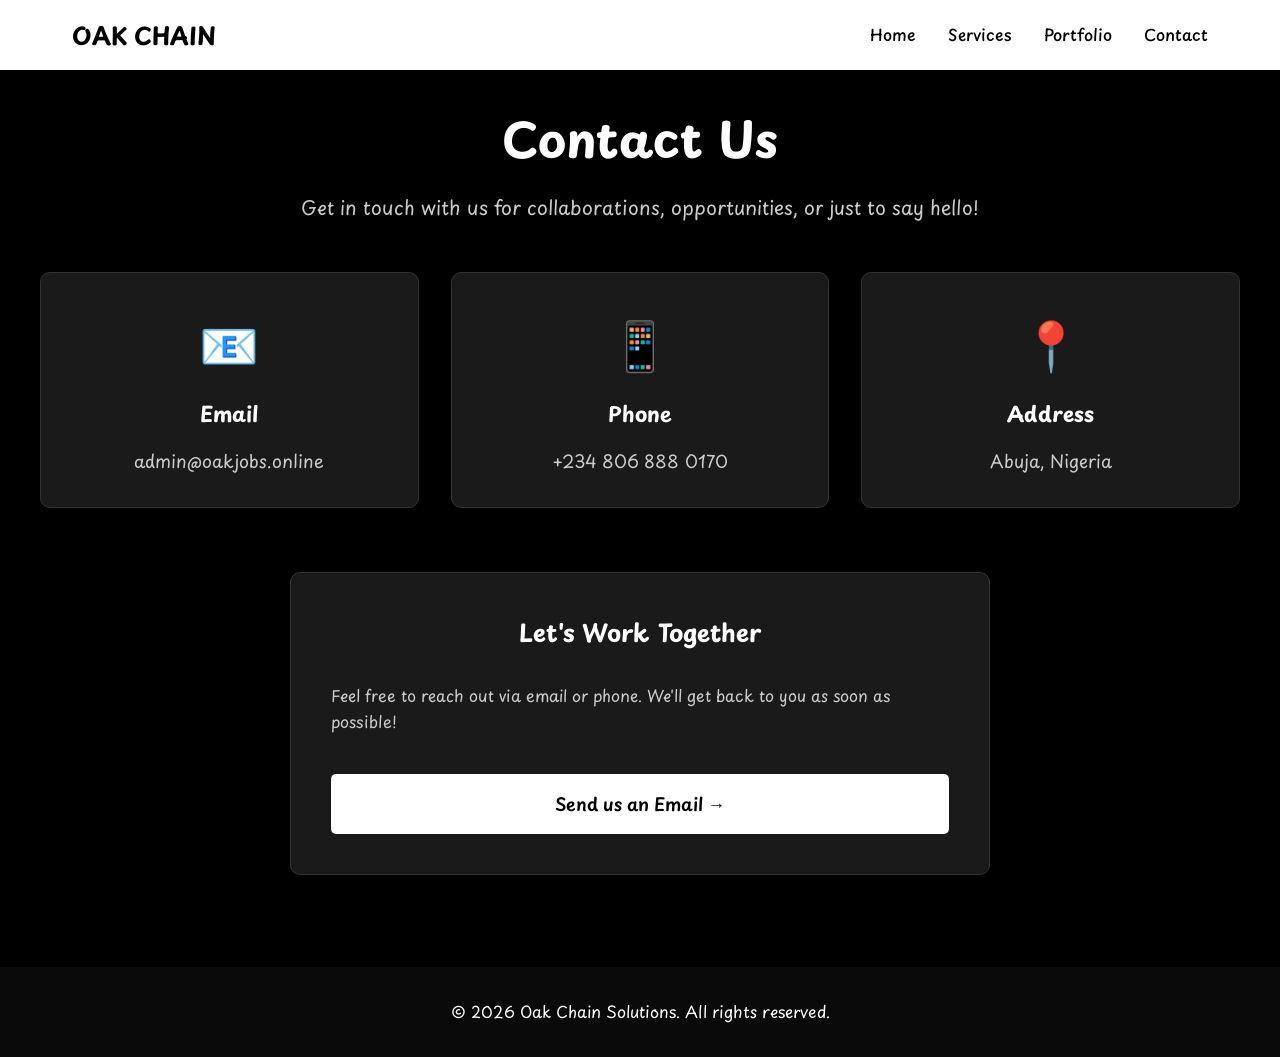
<file: contact.html>
<!DOCTYPE html>
<html lang="en">
<head>
    <meta charset="UTF-8">
    <meta name="viewport" content="width=device-width, initial-scale=1.0">
    <title>Contact - Oak Chain Solutions</title>
    <link rel="stylesheet" href="style.css">
    <link href="https://fonts.googleapis.com/css2?family=Playpen+Sans:wght@100..800&display=swap" rel="stylesheet">
</head>
<body>
    <!-- Navigation Bar -->
    <nav>
        <div class="nav-container">
            <a href="index.html" class="logo">OAK CHAIN</a>
            <button class="menu-toggle" id="menuToggle">
                <span></span>
                <span></span>
                <span></span>
            </button>
            <ul class="nav-links" id="navLinks">
                <li><a href="index.html">Home</a></li>
                <li><a href="services.html">Services</a></li>
                <li><a href="index.html#portfolio">Portfolio</a></li>
                <li><a href="contact.html">Contact</a></li>
            </ul>
        </div>
    </nav>

    <!-- Contact Page Content -->
    <section class="contact-page">
        <div class="contact-container">
            <h1>Contact Us</h1>
            <p class="contact-subtitle">Get in touch with us for collaborations, opportunities, or just to say hello!</p>
            
            <div class="contact-details">
                <div class="contact-card">
                    <div class="contact-icon">📧</div>
                    <h3>Email</h3>
                    <p><a href="mailto:admin@oakjobs.online">admin@oakjobs.online</a></p>
                </div>

                <div class="contact-card">
                    <div class="contact-icon">📱</div>
                    <h3>Phone</h3>
                    <p><a href="tel:+2348068880170">+234 806 888 0170</a></p>
                </div>

                <div class="contact-card">
                    <div class="contact-icon">📍</div>
                    <h3>Address</h3>
                    <p>Abuja, Nigeria</p>
                </div>
            </div>

            <!-- Call to action instead of form -->
            <div class="contact-form-container">
                <h2>Let's Work Together</h2>
                <p style="color: #ccc; margin-bottom: 2rem;">Feel free to reach out via email or phone. We'll get back to you as soon as possible!</p>
                <a href="mailto:admin@oakjobs.online" class="btn submit-btn">Send us an Email →</a>
            </div>
        </div>
    </section>

    <!-- Footer -->
    <footer>
        <div class="container">
            <p>&copy; 2026 Oak Chain Solutions. All rights reserved.</p>
        </div>
    </footer>

    <script src="script.js"></script>
</body>
</html>
</file>
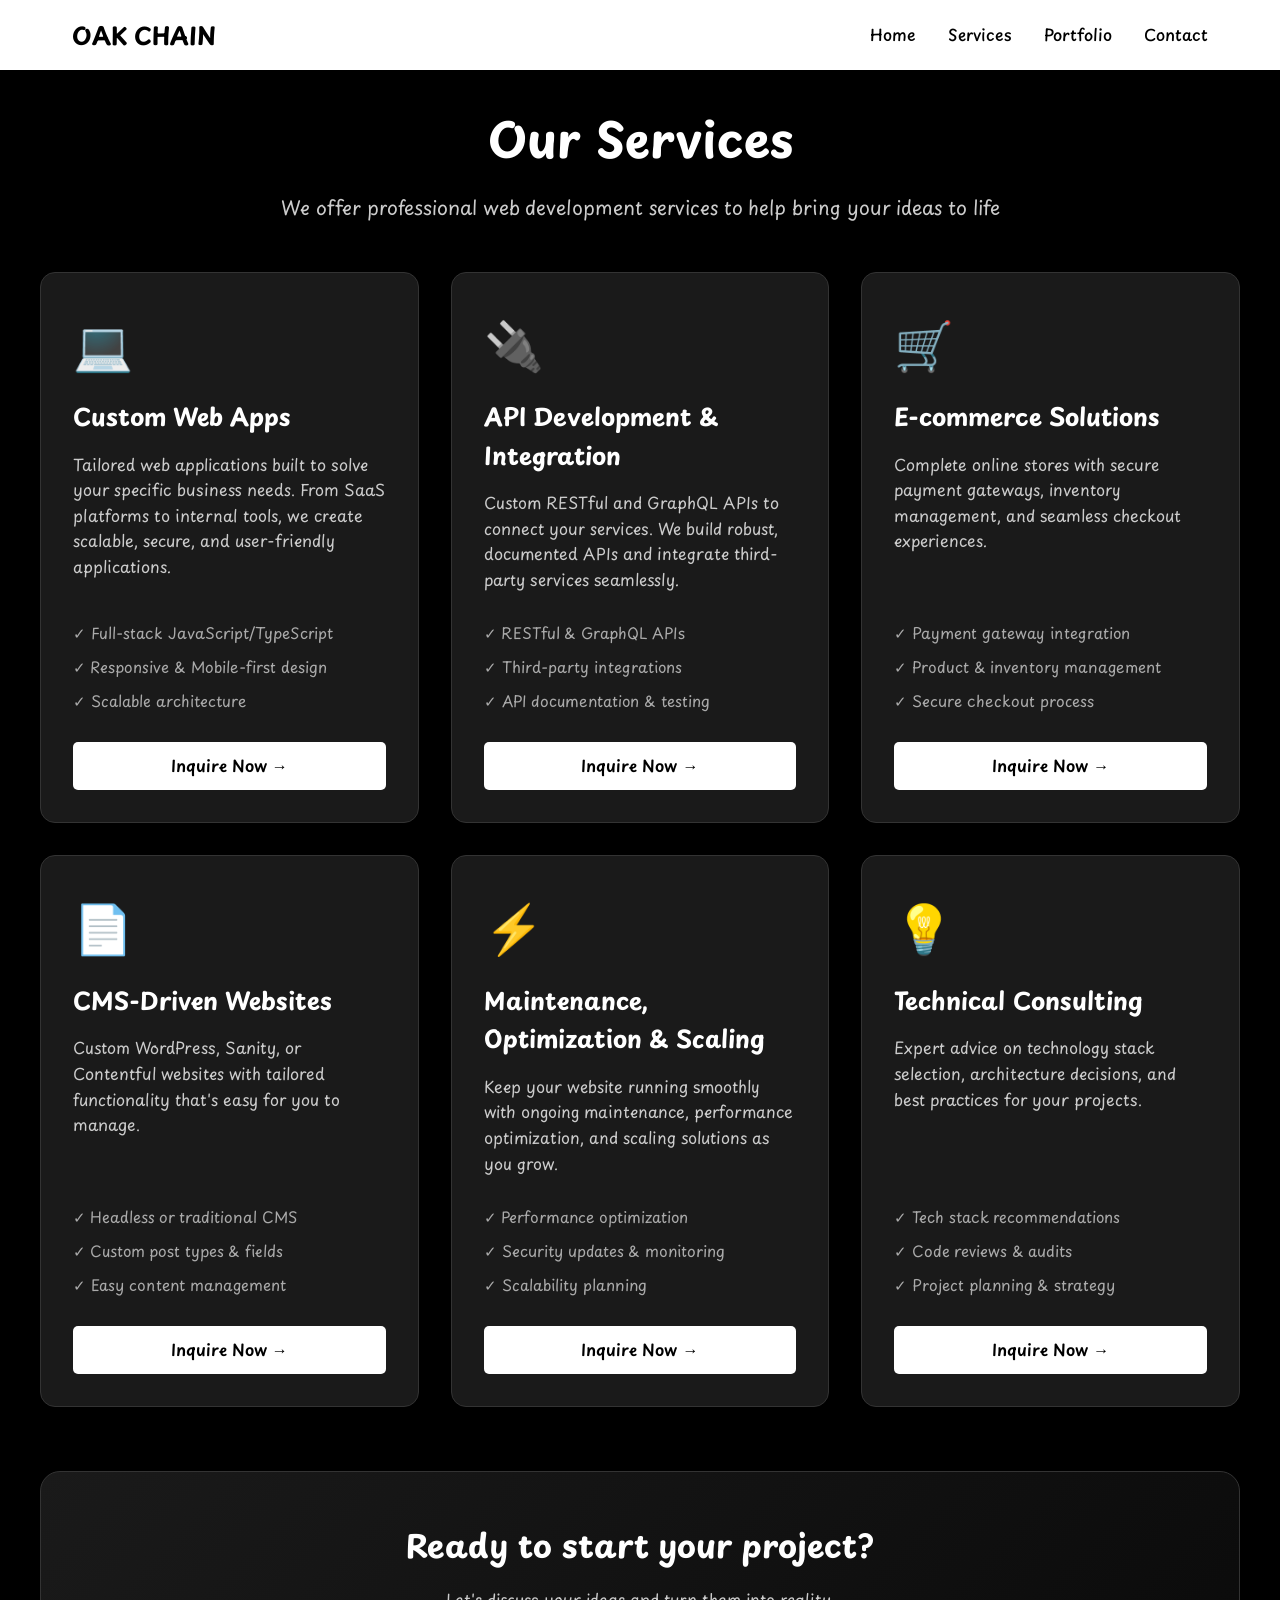
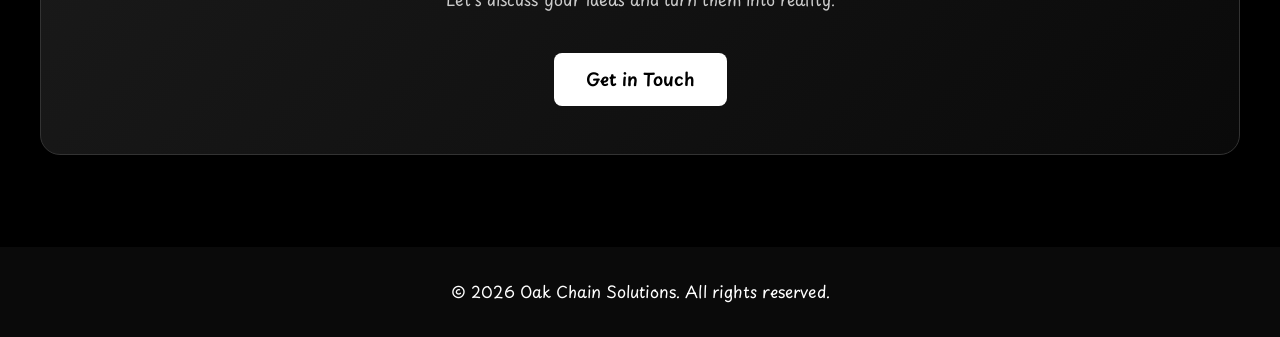
<file: services.html>
<!DOCTYPE html>
<html lang="en">
<head>
    <meta charset="UTF-8">
    <meta name="viewport" content="width=device-width, initial-scale=1.0">
    <title>Services - Oak Chain Solutions</title>
    <link rel="stylesheet" href="style.css">
    <link href="https://fonts.googleapis.com/css2?family=Playpen+Sans:wght@100..800&display=swap" rel="stylesheet">
</head>
<body>
    <!-- Navigation Bar -->
    <nav>
        <div class="nav-container">
            <a href="index.html" class="logo">OAK CHAIN</a>
            <button class="menu-toggle" id="menuToggle">
                <span></span>
                <span></span>
                <span></span>
            </button>
            <ul class="nav-links" id="navLinks">
                <li><a href="index.html">Home</a></li>
                <li><a href="services.html">Services</a></li>
                <li><a href="index.html#portfolio">Portfolio</a></li>
                <li><a href="contact.html">Contact</a></li>
            </ul>
        </div>
    </nav>

    <!-- Services Page Content -->
    <section class="services-page">
        <div class="services-container">
            <h1>Our Services</h1>
            <p class="services-subtitle">We offer professional web development services to help bring your ideas to life</p>
            
            <div class="services-grid">
                <!-- Service 1 -->
                <div class="service-card">
                    <div class="service-icon">💻</div>
                    <h3>Custom Web Apps</h3>
                    <p>Tailored web applications built to solve your specific business needs. From SaaS platforms to internal tools, we create scalable, secure, and user-friendly applications.</p>
                    <ul class="service-features">
                        <li>✓ Full-stack JavaScript/TypeScript</li>
                        <li>✓ Responsive & Mobile-first design</li>
                        <li>✓ Scalable architecture</li>
                    </ul>
                    <a href="contact.html" class="btn service-btn">Inquire Now →</a>
                </div>

                <!-- Service 2 -->
                <div class="service-card">
                    <div class="service-icon">🔌</div>
                    <h3>API Development & Integration</h3>
                    <p>Custom RESTful and GraphQL APIs to connect your services. We build robust, documented APIs and integrate third-party services seamlessly.</p>
                    <ul class="service-features">
                        <li>✓ RESTful & GraphQL APIs</li>
                        <li>✓ Third-party integrations</li>
                        <li>✓ API documentation & testing</li>
                    </ul>
                    <a href="contact.html" class="btn service-btn">Inquire Now →</a>
                </div>

                <!-- Service 3 -->
                <div class="service-card">
                    <div class="service-icon">🛒</div>
                    <h3>E-commerce Solutions</h3>
                    <p>Complete online stores with secure payment gateways, inventory management, and seamless checkout experiences.</p>
                    <ul class="service-features">
                        <li>✓ Payment gateway integration</li>
                        <li>✓ Product & inventory management</li>
                        <li>✓ Secure checkout process</li>
                    </ul>
                    <a href="contact.html" class="btn service-btn">Inquire Now →</a>
                </div>

                <!-- Service 4 -->
                <div class="service-card">
                    <div class="service-icon">📄</div>
                    <h3>CMS-Driven Websites</h3>
                    <p>Custom WordPress, Sanity, or Contentful websites with tailored functionality that's easy for you to manage.</p>
                    <ul class="service-features">
                        <li>✓ Headless or traditional CMS</li>
                        <li>✓ Custom post types & fields</li>
                        <li>✓ Easy content management</li>
                    </ul>
                    <a href="contact.html" class="btn service-btn">Inquire Now →</a>
                </div>

                <!-- Service 5 -->
                <div class="service-card">
                    <div class="service-icon">⚡</div>
                    <h3>Maintenance, Optimization & Scaling</h3>
                    <p>Keep your website running smoothly with ongoing maintenance, performance optimization, and scaling solutions as you grow.</p>
                    <ul class="service-features">
                        <li>✓ Performance optimization</li>
                        <li>✓ Security updates & monitoring</li>
                        <li>✓ Scalability planning</li>
                    </ul>
                    <a href="contact.html" class="btn service-btn">Inquire Now →</a>
                </div>

                <!-- Service 6 -->
                <div class="service-card">
                    <div class="service-icon">💡</div>
                    <h3>Technical Consulting</h3>
                    <p>Expert advice on technology stack selection, architecture decisions, and best practices for your projects.</p>
                    <ul class="service-features">
                        <li>✓ Tech stack recommendations</li>
                        <li>✓ Code reviews & audits</li>
                        <li>✓ Project planning & strategy</li>
                    </ul>
                    <a href="contact.html" class="btn service-btn">Inquire Now →</a>
                </div>
            </div>

            <!-- Call to Action Section -->
            <div class="services-cta">
                <h2>Ready to start your project?</h2>
                <p>Let's discuss your ideas and turn them into reality.</p>
                <a href="mailto:info@oakchain.com" class="btn cta-btn">Get in Touch</a>
            </div>
        </div>
    </section>

    <!-- Footer -->
    <footer>
        <div class="container">
            <p>&copy; 2026 Oak Chain Solutions. All rights reserved.</p>
        </div>
    </footer>

    <script src="script.js"></script>
</body>
</html>
</file>
<file: style.css>
/* Reset and base styles */
* {
    margin: 0;
    padding: 0;
    box-sizing: border-box;
}

/* Body - Black background */
body {
    font-family: 'Playpen Sans', 'Segoe UI', Tahoma, Geneva, Verdana, sans-serif;
    line-height: 1.6;
    color: white;
    background-color: black;
    margin: 0;
    padding: 0;
}

/* All text content white by default */
h1, h2, h3, p, .box-large, .box-small, .carousel-slide p {
    color: white;
}

/* Navigation Bar - White background, black fonts */
nav {
    background-color: white;
    box-shadow: 0 2px 4px rgba(0,0,0,0.1);
    position: fixed;
    top: 0;
    width: 100%;
    z-index: 1000;
}

.nav-container {
    max-width: 1200px;
    margin: 0 auto;
    padding: 1rem 2rem;
    display: flex;
    justify-content: space-between;
    align-items: center;
}

.logo {
    font-size: 1.5rem;
    font-weight: bold;
    color: black;
    text-decoration: none;
}

/* Desktop navigation */
.nav-links {
    list-style: none;
    display: flex;
    gap: 2rem;
}

.nav-links a {
    color: black;
    text-decoration: none;
    font-weight: 500;
    transition: color 0.3s ease;
}

.nav-links a:hover {
    color: #007bff;
    text-decoration: underline;
}

/* Mobile menu button (hamburger) */
.menu-toggle {
    display: none;
    flex-direction: column;
    cursor: pointer;
    background: none;
    border: none;
    padding: 0.5rem;
}

.menu-toggle span {
    width: 25px;
    height: 3px;
    background-color: black;
    margin: 3px 0;
    transition: 0.3s;
}

/* Section backgrounds */
.intro, .carousel-section, #portfolio, #contact {
    background-color: black;
}

/* Intro Section with Flexbox */
.intro {
    padding: 100px 20px 60px 20px;
}

.intro-container {
    max-width: 1200px;
    margin: 0 auto;
    display: flex;
    gap: 2rem;
    align-items: stretch;
}

/* First box - 2x as big */
.box-large {
    flex: 2;
    background-color: #1a1a1a;
    padding: 2rem;
    border-radius: 10px;
    border: 1px solid #333;
    box-shadow: 0 4px 6px rgba(0,0,0,0.3);
}

/* Second box - normal size */
.box-small {
    flex: 1;
    background-color: #1a1a1a;
    padding: 2rem;
    border-radius: 10px;
    border: 1px solid #333;
    box-shadow: 0 4px 6px rgba(0,0,0,0.3);
}

/* Profile Photo in Second Box */
.image-box {
    text-align: center;
    display: flex;
    flex-direction: column;
    align-items: center;
    justify-content: center;
    transition: all 0.3s ease;
}

.profile-photo {
    width: 100%;
    max-width: 180px;
    height: auto;
    aspect-ratio: 1 / 1;
    border-radius: 50%;
    object-fit: cover;
    margin-bottom: 1rem;
    border: 3px solid white;
    transition: all 0.3s ease;
}

/* Hover effect for image box - bounce and brighter */
.image-box:hover {
    transform: translateY(-10px);
    background-color: #2a2a2a;
    box-shadow: 0 10px 20px rgba(255,255,255,0.2);
}

.image-box:hover .profile-photo {
    transform: scale(1.05);
    border-color: #007bff;
    box-shadow: 0 0 20px rgba(255,255,255,0.3);
}

.image-box h3 {
    margin-top: 0.5rem;
    color: white;
}

.image-box p {
    color: #ccc;
}

/* Carousel Section */
.carousel-section {
    padding: 60px 20px;
    overflow: hidden;
}

.section-title {
    text-align: center;
    font-size: 2rem;
    margin-bottom: 3rem;
    color: white;
}

.carousel-container {
    max-width: 1200px;
    margin: 0 auto;
    overflow: hidden;
    position: relative;
}

.carousel-track {
    display: flex;
    gap: 2rem;
    animation: scroll 25s linear infinite;
    width: fit-content;
}

.carousel-slide {
    flex: 0 0 auto;
    width: 150px;
    text-align: center;
    padding: 1.5rem;
    background-color: #1a1a1a;
    border: 1px solid #333;
    border-radius: 10px;
    transition: transform 0.3s ease;
    box-shadow: 0 2px 8px rgba(0,0,0,0.3);
}

.carousel-slide:hover {
    transform: translateY(-5px);
    box-shadow: 0 4px 12px rgba(255,255,255,0.1);
}

.carousel-slide img {
    width: 80px;
    height: 80px;
    object-fit: contain;
    margin-bottom: 1rem;
}

/* Fix for dark logos */
.carousel-slide img[alt="ExpressJS"],
.carousel-slide img[alt="NextJS"],
.carousel-slide img[alt="NodeJS"] {
    background-color: white;
    padding: 8px;
    border-radius: 8px;
}

.carousel-slide p {
    font-weight: 600;
    color: white;
    margin: 0;
}

/* Animation */
@keyframes scroll {
    0% {
        transform: translateX(0);
    }
    100% {
        transform: translateX(-50%);
    }
}

/* Pause animation on hover */
.carousel-container:hover .carousel-track {
    animation-play-state: paused;
}

/* Portfolio Section */
.container {
    max-width: 1200px;
    margin: 0 auto;
    padding: 0 2rem;
    text-align: center;
}

section {
    padding: 80px 0 60px 0;
}

#portfolio {
    background-color: black;
}

.portfolio-grid {
    display: grid;
    grid-template-columns: repeat(auto-fit, minmax(320px, 1fr));
    gap: 2rem;
    margin-top: 2rem;
}

.portfolio-item {
    background-color: #1a1a1a;
    padding: 1.5rem;
    border-radius: 10px;
    border: 1px solid #333;
    box-shadow: 0 4px 6px rgba(0,0,0,0.3);
    transition: transform 0.3s ease;
    text-align: center;
    display: flex;
    flex-direction: column;
}

.portfolio-item:hover {
    transform: translateY(-5px);
    box-shadow: 0 6px 12px rgba(255,255,255,0.1);
}

.portfolio-item h3 {
    color: white;
    margin-bottom: 1rem;
}

.portfolio-item p {
    color: #ccc;
    flex-grow: 1;
}

/* Portfolio Image Placeholder - FIXED */
.portfolio-image-placeholder {
    width: 100%;
    height: 220px;
    background: linear-gradient(135deg, #2a2a2a 0%, #1a1a1a 100%);
    border-radius: 8px;
    margin-bottom: 1rem;
    display: flex;
    align-items: center;
    justify-content: center;
    position: relative;
    overflow: hidden;
    border: 1px solid #333;
}

.portfolio-img {
    width: 100%;
    height: 100%;
    object-fit: cover;
    object-position: center;
    transition: transform 0.3s ease;
}

.portfolio-item:hover .portfolio-img {
    transform: scale(1.05);
}

.portfolio-item:hover .portfolio-image-placeholder {
    border-color: #007bff;
    box-shadow: 0 4px 12px rgba(255,255,255,0.1);
}

/* White buttons with black text */
.btn, button:not(.menu-toggle) {
    display: inline-block;
    background-color: white !important;
    color: black !important;
    padding: 0.75rem 1.5rem;
    text-decoration: none;
    border-radius: 5px;
    margin-top: 1rem;
    transition: all 0.3s ease;
    border: none;
    cursor: pointer;
    font-weight: 600;
    font-size: 1rem;
}

.btn:hover, button:not(.menu-toggle):hover {
    background-color: #f0f0f0 !important;
    transform: translateY(-2px);
    box-shadow: 0 4px 8px rgba(255,255,255,0.2);
}

/* Footer */
footer {
    background-color: #0a0a0a;
    color: white;
    text-align: center;
    padding: 2rem 0;
    margin-top: 2rem;
}

/* Contact Page Styles */
.contact-page {
    min-height: 100vh;
    padding: 100px 20px 60px 20px;
    background-color: black;
}

.contact-container {
    max-width: 1200px;
    margin: 0 auto;
}

.contact-container h1 {
    text-align: center;
    font-size: 3rem;
    margin-bottom: 1rem;
    color: white;
}

.contact-subtitle {
    text-align: center;
    font-size: 1.2rem;
    color: #ccc;
    margin-bottom: 3rem;
}

.contact-details {
    display: grid;
    grid-template-columns: repeat(auto-fit, minmax(250px, 1fr));
    gap: 2rem;
    margin-bottom: 4rem;
}

.contact-card {
    background-color: #1a1a1a;
    border: 1px solid #333;
    border-radius: 10px;
    padding: 2rem;
    text-align: center;
    transition: transform 0.3s ease, box-shadow 0.3s ease;
}

.contact-card:hover {
    transform: translateY(-5px);
    box-shadow: 0 6px 12px rgba(255,255,255,0.1);
}

.contact-icon {
    font-size: 3rem;
    margin-bottom: 1rem;
}

.contact-card h3 {
    color: white;
    margin-bottom: 1rem;
    font-size: 1.3rem;
}

.contact-card p {
    color: #ccc;
    font-size: 1.1rem;
    word-break: break-word;
}

.contact-card a {
    color: #ccc;
    text-decoration: none;
    transition: color 0.3s ease;
}

.contact-card a:hover {
    color: #007bff;
}

/* Contact Form Container */
.contact-form-container {
    background-color: #1a1a1a;
    border: 1px solid #333;
    border-radius: 10px;
    padding: 2.5rem;
    max-width: 700px;
    margin: 0 auto;
}

.contact-form-container h2 {
    text-align: center;
    margin-bottom: 2rem;
    color: white;
}

.submit-btn {
    width: 100%;
    margin-top: 0.5rem;
    background-color: white !important;
    color: black !important;
    font-size: 1.1rem;
    padding: 1rem;
    text-decoration: none;
    display: inline-block;
    text-align: center;
}

.submit-btn:hover {
    background-color: #f0f0f0 !important;
    transform: translateY(-2px);
}

/* Services Page Styles */
.services-page {
    min-height: 100vh;
    padding: 100px 20px 60px 20px;
    background-color: black;
}

.services-container {
    max-width: 1200px;
    margin: 0 auto;
    width: 100%;
}

.services-container h1 {
    text-align: center;
    font-size: 3rem;
    margin-bottom: 1rem;
    color: white;
    font-family: 'Playpen Sans', cursive, sans-serif;
}

.services-subtitle {
    text-align: center;
    font-size: 1.2rem;
    color: #ccc;
    margin-bottom: 3rem;
}

.services-grid {
    display: grid;
    grid-template-columns: repeat(auto-fit, minmax(320px, 1fr));
    gap: 2rem;
    margin-bottom: 4rem;
}

.service-card {
    background-color: #1a1a1a;
    border: 1px solid #333;
    border-radius: 15px;
    padding: 2rem;
    transition: all 0.3s ease;
    height: 100%;
    display: flex;
    flex-direction: column;
}

.service-card:hover {
    transform: translateY(-8px);
    border-color: #007bff;
    box-shadow: 0 10px 20px rgba(0, 123, 255, 0.2);
}

.service-icon {
    font-size: 3rem;
    margin-bottom: 1rem;
}

.service-card h3 {
    color: white;
    font-size: 1.5rem;
    margin-bottom: 1rem;
    font-family: 'Playpen Sans', cursive, sans-serif;
}

.service-card p {
    color: #ccc;
    margin-bottom: 1.5rem;
    line-height: 1.6;
    flex-grow: 1;
}

.service-features {
    list-style: none;
    padding: 0;
    margin: 0 0 1.5rem 0;
}

.service-features li {
    color: #aaa;
    padding: 0.3rem 0;
    font-size: 0.95rem;
}

.service-btn {
    display: inline-block;
    width: 100%;
    text-align: center;
    padding: 0.7rem;
    background-color: white !important;
    color: black !important;
    text-decoration: none;
    border-radius: 5px;
    font-weight: 600;
    transition: all 0.3s ease;
    margin-top: auto;
}

.service-btn:hover {
    background-color: #f0f0f0 !important;
    transform: translateY(-2px);
}

/* Services CTA Section */
.services-cta {
    background: linear-gradient(135deg, #1a1a1a 0%, #0a0a0a 100%);
    border: 1px solid #333;
    border-radius: 20px;
    padding: 3rem;
    text-align: center;
    margin-top: 2rem;
}

.services-cta h2 {
    color: white;
    font-size: 2rem;
    margin-bottom: 1rem;
    font-family: 'Playpen Sans', cursive, sans-serif;
}

.services-cta p {
    color: #ccc;
    margin-bottom: 1.5rem;
}

.cta-btn {
    background-color: white !important;
    color: black !important;
    padding: 0.8rem 2rem;
    font-size: 1.1rem;
    text-decoration: none;
    border-radius: 8px;
    font-weight: 600;
    transition: all 0.3s ease;
    display: inline-block;
}

.cta-btn:hover {
    background-color: #f0f0f0 !important;
    transform: translateY(-2px);
}

/* ======================================== */
/* RESPONSIVE MEDIA QUERIES */
/* ======================================== */

/* Tablet and smaller (max-width: 1024px) */
@media (max-width: 1024px) {
    .services-grid {
        grid-template-columns: repeat(2, 1fr);
        gap: 1.5rem;
    }
}

/* Mobile (max-width: 768px) */
@media (max-width: 768px) {
    .menu-toggle {
        display: flex;
    }
    
    .nav-links {
        display: none;
        width: 100%;
        flex-direction: column;
        gap: 1rem;
        padding: 1rem 0;
    }
    
    .nav-links.active {
        display: flex;
    }
    
    .nav-container {
        flex-wrap: wrap;
    }
    
    .intro-container {
        flex-direction: column;
    }
    
    .carousel-slide {
        width: 120px;
        padding: 1rem;
    }
    
    .carousel-slide img {
        width: 60px;
        height: 60px;
    }
    
    h1 {
        font-size: 2rem;
    }
    
    h2 {
        font-size: 1.8rem;
    }
    
    section {
        padding: 60px 0 40px 0;
    }
    
    /* Portfolio mobile */
    .portfolio-grid {
        grid-template-columns: 1fr;
        gap: 1.5rem;
        padding: 0 1rem;
    }
    
    .portfolio-image-placeholder {
        height: 200px;
    }
    
    /* Services mobile */
    .services-page {
        padding: 80px 15px 40px 15px;
    }
    
    .services-container h1 {
        font-size: 2rem;
    }
    
    .services-subtitle {
        font-size: 0.95rem;
        margin-bottom: 2rem;
        padding: 0 10px;
    }
    
    .services-grid {
        grid-template-columns: 1fr;
        gap: 1.2rem;
    }
    
    .service-card {
        padding: 1.2rem;
    }
    
    .service-icon {
        font-size: 2.5rem;
    }
    
    .service-card h3 {
        font-size: 1.3rem;
    }
    
    .service-card p {
        font-size: 0.9rem;
    }
    
    .service-features li {
        font-size: 0.85rem;
        padding: 0.2rem 0;
    }
    
    .service-btn {
        padding: 0.6rem;
        font-size: 0.9rem;
    }
    
    /* Services CTA Mobile */
    .services-cta {
        padding: 1.5rem;
        margin-top: 1.5rem;
    }
    
    .services-cta h2 {
        font-size: 1.3rem;
    }
    
    .services-cta p {
        font-size: 0.9rem;
    }
    
    .cta-btn {
        padding: 0.6rem 1.5rem;
        font-size: 1rem;
    }
    
    /* Contact mobile */
    .contact-container h1 {
        font-size: 2rem;
    }
    
    .contact-subtitle {
        font-size: 1rem;
    }
    
    .contact-details {
        grid-template-columns: 1fr;
        gap: 1rem;
    }
    
    .contact-form-container {
        padding: 1.5rem;
    }
    
    .contact-card {
        padding: 1.5rem;
    }
    
    /* Profile photo mobile */
    .profile-photo {
        max-width: 120px;
    }
}

/* Small mobile (max-width: 480px) */
@media (max-width: 480px) {
    .services-page {
        padding: 70px 12px 30px 12px;
    }
    
    .services-container h1 {
        font-size: 1.8rem;
    }
    
    .services-subtitle {
        font-size: 0.85rem;
    }
    
    .service-card {
        padding: 1rem;
    }
    
    .service-icon {
        font-size: 2rem;
    }
    
    .service-card h3 {
        font-size: 1.2rem;
    }
    
    .service-card p {
        font-size: 0.85rem;
    }
    
    .service-features li {
        font-size: 0.8rem;
    }
    
    .services-cta {
        padding: 1.2rem;
    }
    
    .services-cta h2 {
        font-size: 1.2rem;
    }
    
    .portfolio-image-placeholder {
        height: 180px;
    }
}
</file>
